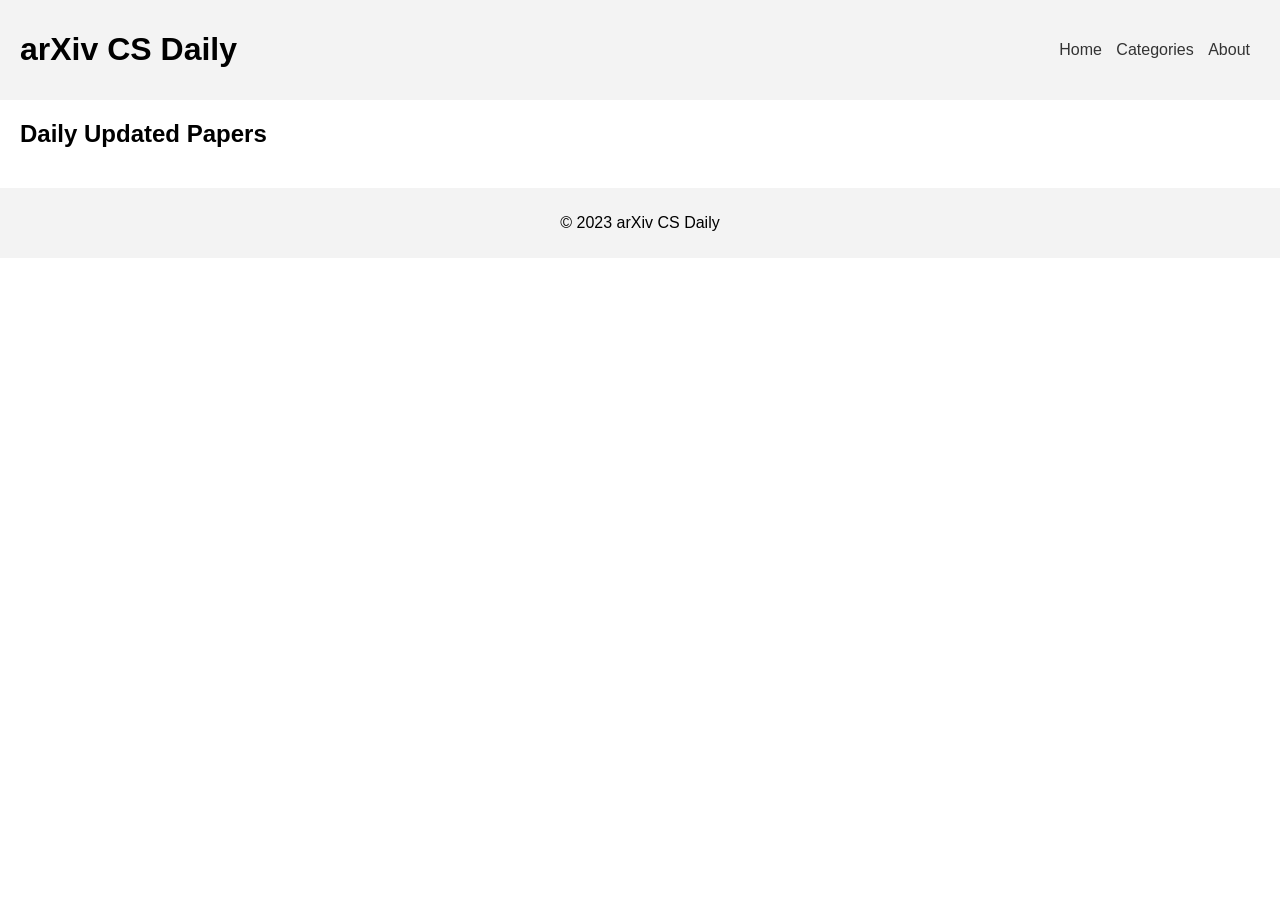
<file: index.html>
<!DOCTYPE html>
<html lang="en">
<head>
    <meta charset="UTF-8">
    <meta name="viewport" content="width=device-width, initial-scale=1.0">
    <title>arXiv CS Daily</title>
    <link rel="stylesheet" href="style.css">
</head>
<body>
    <header>
        <h1>arXiv CS Daily</h1>
        <nav>
            <ul>
                <li><a href="#">Home</a></li>
                <li><a href="#">Categories</a></li>
                <li><a href="#">About</a></li>
            </ul>
        </nav>
    </header>
    <main>
        <section id="papers">
            <h2>Daily Updated Papers</h2>
            <ul id="paper-list">
                <!-- Paper list will be populated here -->
            </ul>
        </section>
    </main>
    <footer>
        <p>&copy; 2023 arXiv CS Daily</p>
    </footer>
</body>
</html>
</file>
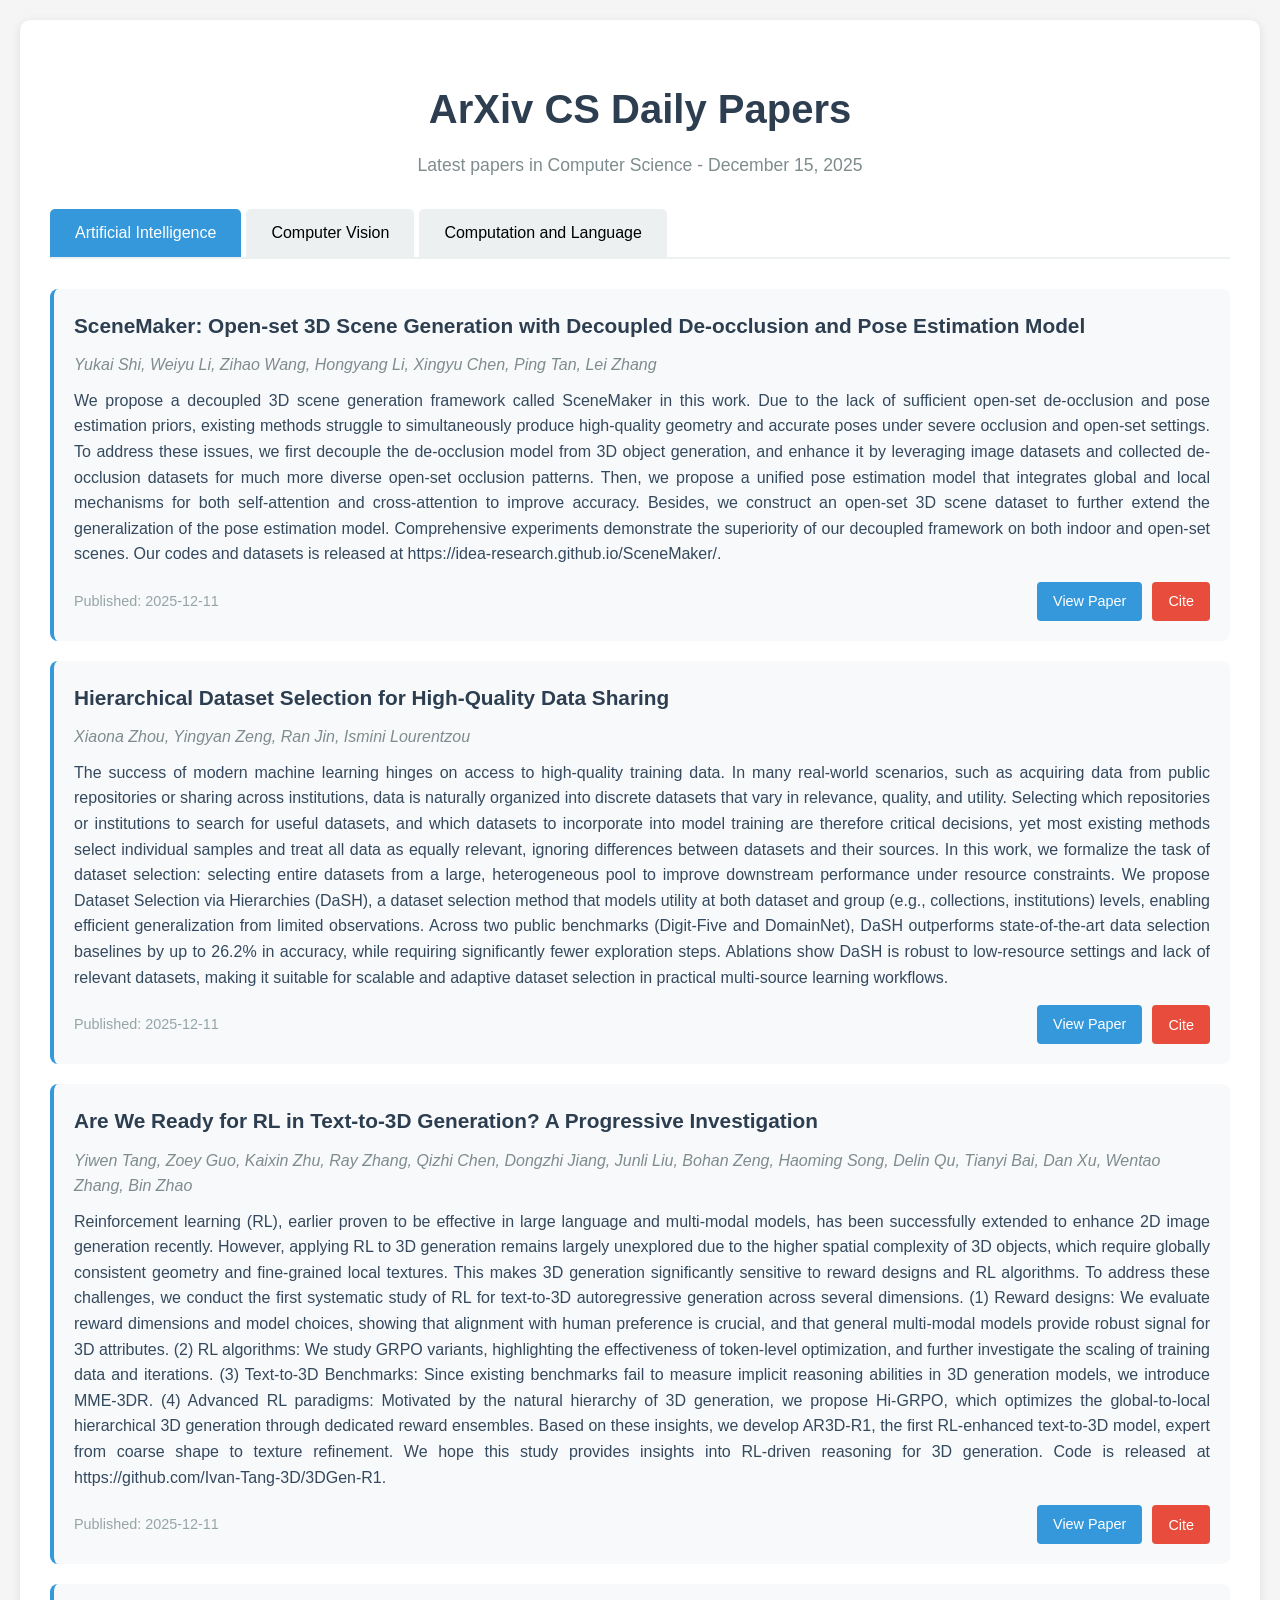
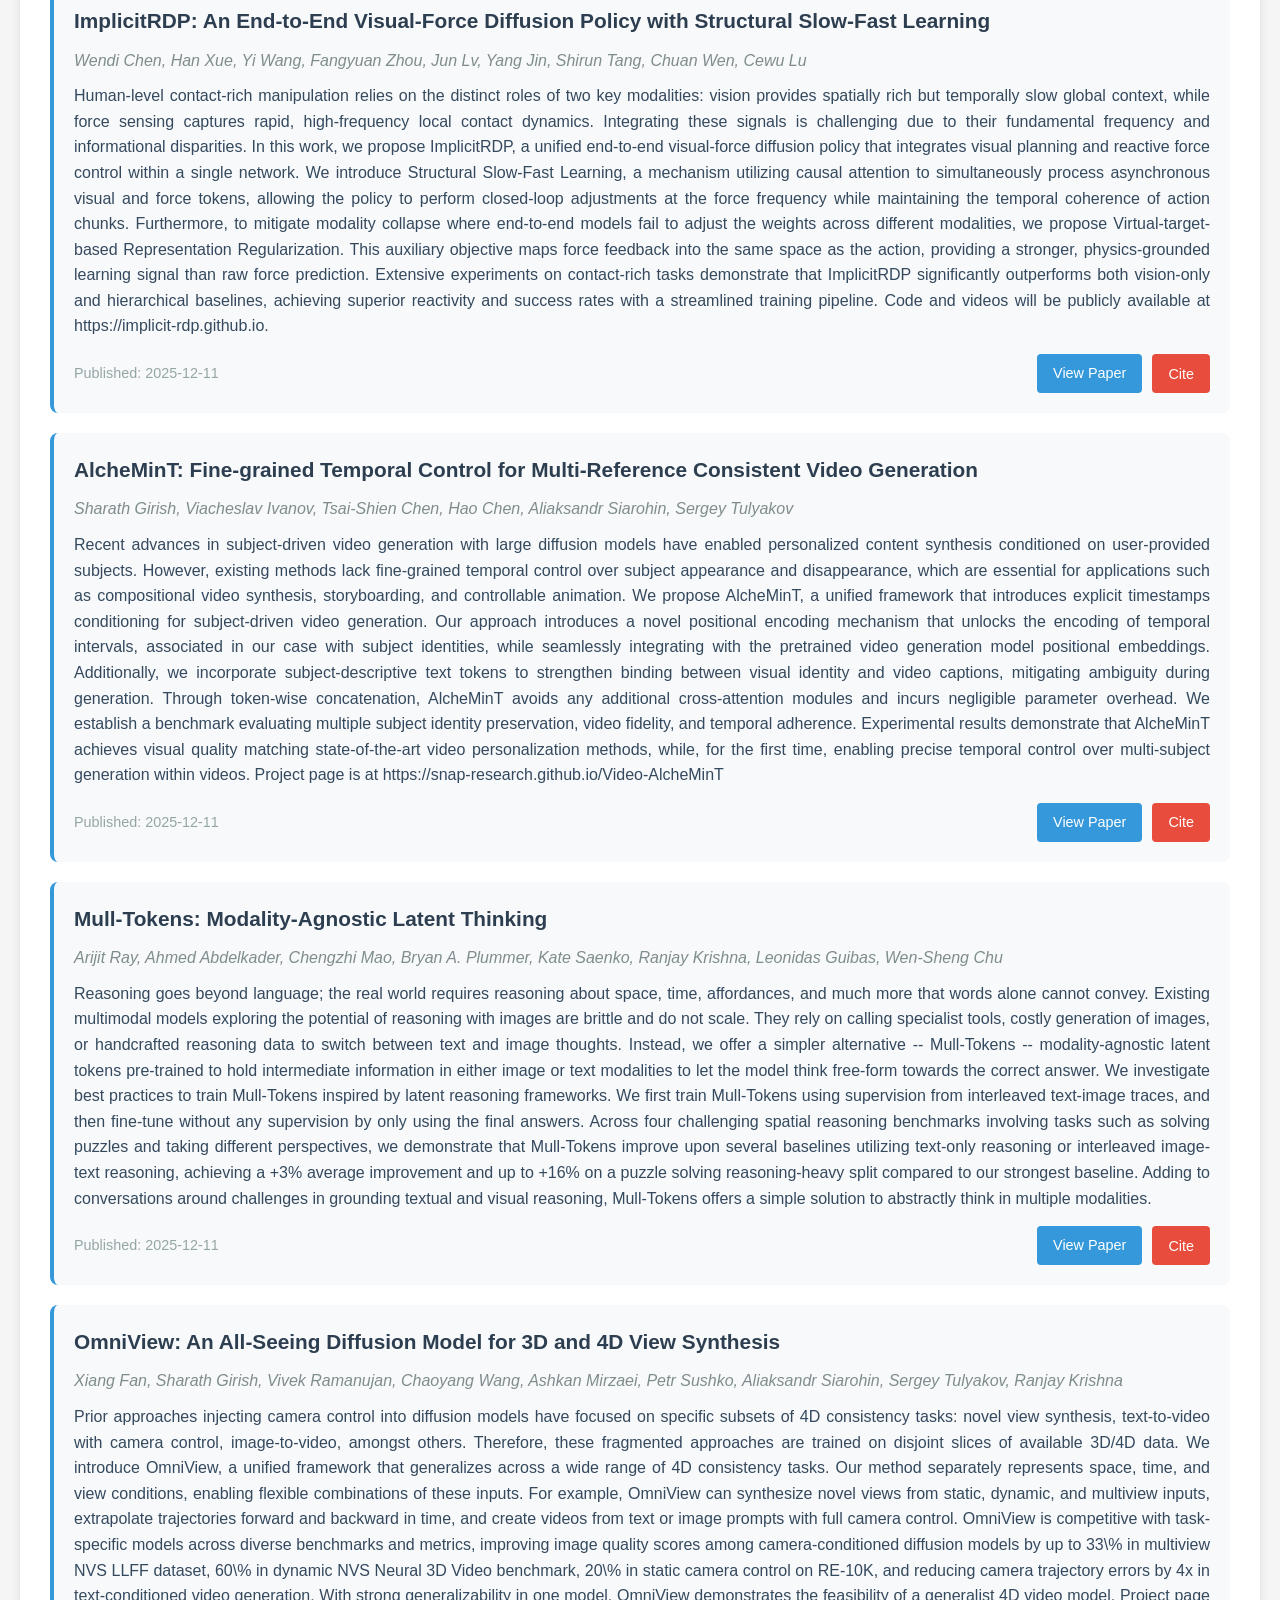
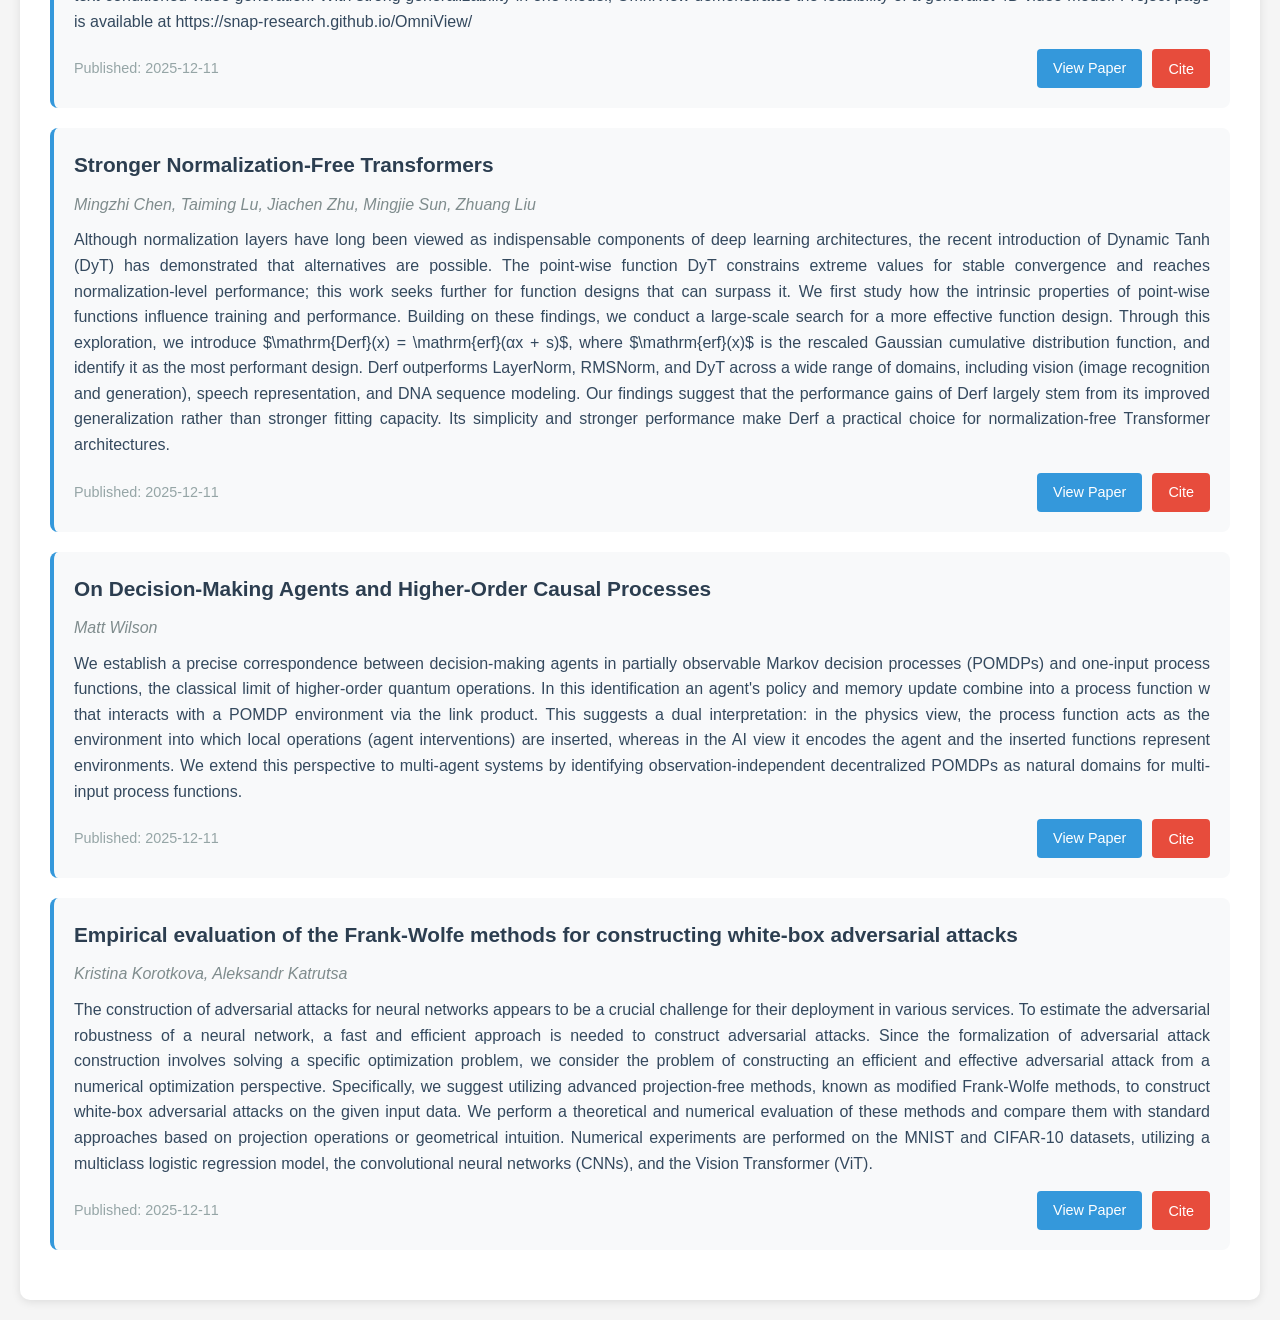
<file: workspace/arxiv_cs_daily_real/index.html>
<!DOCTYPE html>
<html lang="en">
<head>
    <meta charset="UTF-8">
    <meta name="viewport" content="width=device-width, initial-scale=1.0">
    <title>ArXiv CS Daily Papers - December 15, 2025</title>
    <style>
        body {
            font-family: 'Segoe UI', Tahoma, Geneva, Verdana, sans-serif;
            margin: 0;
            padding: 20px;
            background-color: #f5f5f5;
            line-height: 1.6;
        }
        .container {
            max-width: 1200px;
            margin: 0 auto;
            background: white;
            padding: 30px;
            border-radius: 10px;
            box-shadow: 0 2px 10px rgba(0,0,0,0.1);
        }
        h1 {
            color: #2c3e50;
            text-align: center;
            margin-bottom: 10px;
            font-size: 2.5em;
        }
        .subtitle {
            text-align: center;
            color: #7f8c8d;
            margin-bottom: 30px;
            font-size: 1.1em;
        }
        .tabs {
            display: flex;
            margin-bottom: 30px;
            border-bottom: 2px solid #ecf0f1;
        }
        .tab {
            padding: 15px 25px;
            cursor: pointer;
            background: #ecf0f1;
            border: none;
            margin-right: 5px;
            border-radius: 5px 5px 0 0;
            font-size: 1em;
            transition: all 0.3s ease;
        }
        .tab.active {
            background: #3498db;
            color: white;
        }
        .tab:hover {
            background: #2980b9;
            color: white;
        }
        .tab-content {
            display: none;
        }
        .tab-content.active {
            display: block;
        }
        .paper {
            background: #f8f9fa;
            padding: 20px;
            margin-bottom: 20px;
            border-radius: 8px;
            border-left: 4px solid #3498db;
            transition: all 0.3s ease;
        }
        .paper:hover {
            box-shadow: 0 4px 15px rgba(0,0,0,0.1);
            transform: translateY(-2px);
        }
        .paper-title {
            font-size: 1.3em;
            font-weight: bold;
            color: #2c3e50;
            margin-bottom: 10px;
        }
        .paper-authors {
            color: #7f8c8d;
            font-style: italic;
            margin-bottom: 10px;
        }
        .paper-abstract {
            margin-bottom: 15px;
            color: #34495e;
            text-align: justify;
        }
        .paper-meta {
            display: flex;
            justify-content: space-between;
            align-items: center;
            flex-wrap: wrap;
            gap: 10px;
        }
        .paper-links {
            display: flex;
            gap: 10px;
            flex-wrap: wrap;
        }
        .btn {
            padding: 8px 16px;
            text-decoration: none;
            border-radius: 4px;
            font-size: 0.9em;
            transition: all 0.3s ease;
            border: none;
            cursor: pointer;
        }
        .btn-primary {
            background: #3498db;
            color: white;
        }
        .btn-primary:hover {
            background: #2980b9;
        }
        .btn-cite {
            background: #e74c3c;
            color: white;
        }
        .btn-cite:hover {
            background: #c0392b;
        }
        .paper-date {
            color: #95a5a6;
            font-size: 0.9em;
        }
        .bibtex-modal {
            display: none;
            position: fixed;
            top: 0;
            left: 0;
            width: 100%;
            height: 100%;
            background: rgba(0,0,0,0.5);
            z-index: 1000;
        }
        .bibtex-content {
            position: absolute;
            top: 50%;
            left: 50%;
            transform: translate(-50%, -50%);
            background: white;
            padding: 30px;
            border-radius: 10px;
            max-width: 80%;
            max-height: 80%;
            overflow: auto;
        }
        .bibtex-text {
            background: #f8f9fa;
            padding: 15px;
            border-radius: 5px;
            font-family: 'Courier New', monospace;
            white-space: pre-wrap;
            margin: 15px 0;
        }
        .close-btn {
            float: right;
            cursor: pointer;
            font-size: 1.5em;
            color: #95a5a6;
        }
        .close-btn:hover {
            color: #2c3e50;
        }
        @media (max-width: 768px) {
            .container {
                padding: 15px;
            }
            .tabs {
                flex-direction: column;
            }
            .tab {
                margin-bottom: 5px;
                margin-right: 0;
            }
            .paper-meta {
                flex-direction: column;
                align-items: flex-start;
            }
        }
    </style>
</head>
<body>
    <div class="container">
        <h1>ArXiv CS Daily Papers</h1>
        <div class="subtitle">Latest papers in Computer Science - December 15, 2025</div>
        
        <div class="tabs">
            <button class="tab active" onclick="showTab('cs.AI')">Artificial Intelligence</button>
            <button class="tab " onclick="showTab('cs.CV')">Computer Vision</button>
            <button class="tab " onclick="showTab('cs.CL')">Computation and Language</button>
        </div>
        <div id="cs.AI" class="tab-content active">
            <div class="paper" data-arxiv-id="2512.10957">
                <div class="paper-title">SceneMaker: Open-set 3D Scene Generation with Decoupled De-occlusion and Pose Estimation Model</div>
                <div class="paper-authors">Yukai Shi, Weiyu Li, Zihao Wang, Hongyang Li, Xingyu Chen, Ping Tan, Lei Zhang</div>
                <div class="paper-abstract">We propose a decoupled 3D scene generation framework called SceneMaker in this work. Due to the lack of sufficient open-set de-occlusion and pose estimation priors, existing methods struggle to simultaneously produce high-quality geometry and accurate poses under severe occlusion and open-set settings. To address these issues, we first decouple the de-occlusion model from 3D object generation, and enhance it by leveraging image datasets and collected de-occlusion datasets for much more diverse open-set occlusion patterns. Then, we propose a unified pose estimation model that integrates global and local mechanisms for both self-attention and cross-attention to improve accuracy. Besides, we construct an open-set 3D scene dataset to further extend the generalization of the pose estimation model. Comprehensive experiments demonstrate the superiority of our decoupled framework on both indoor and open-set scenes. Our codes and datasets is released at https://idea-research.github.io/SceneMaker/.</div>
                <div class="paper-meta">
                    <div class="paper-date">Published: 2025-12-11</div>
                    <div class="paper-links">
                        <a href="https://arxiv.org/abs/2512.10957v1" class="btn btn-primary" target="_blank">View Paper</a>
                        <button class="btn btn-cite" onclick="showBibTeX('2512.10957', `@article{shi2025_2512.10957,
  author = {Shi, Yukai and Li, Weiyu and Wang, Zihao and Li, Hongyang and Chen, Xingyu and Tan, Ping and Zhang, Lei},
  title = {SceneMaker: Open-set 3D Scene Generation with Decoupled De-occlusion and Pose Estimation Model},
  journal = {arXiv preprint arXiv:2512.10957},
  year = {2025},
  note = {arXiv:2512.10957}
}`)">Cite</button>
                    </div>
                </div>
            </div>
            <div class="paper" data-arxiv-id="2512.10952">
                <div class="paper-title">Hierarchical Dataset Selection for High-Quality Data Sharing</div>
                <div class="paper-authors">Xiaona Zhou, Yingyan Zeng, Ran Jin, Ismini Lourentzou</div>
                <div class="paper-abstract">The success of modern machine learning hinges on access to high-quality training data. In many real-world scenarios, such as acquiring data from public repositories or sharing across institutions, data is naturally organized into discrete datasets that vary in relevance, quality, and utility. Selecting which repositories or institutions to search for useful datasets, and which datasets to incorporate into model training are therefore critical decisions, yet most existing methods select individual samples and treat all data as equally relevant, ignoring differences between datasets and their sources. In this work, we formalize the task of dataset selection: selecting entire datasets from a large, heterogeneous pool to improve downstream performance under resource constraints. We propose Dataset Selection via Hierarchies (DaSH), a dataset selection method that models utility at both dataset and group (e.g., collections, institutions) levels, enabling efficient generalization from limited observations. Across two public benchmarks (Digit-Five and DomainNet), DaSH outperforms state-of-the-art data selection baselines by up to 26.2% in accuracy, while requiring significantly fewer exploration steps. Ablations show DaSH is robust to low-resource settings and lack of relevant datasets, making it suitable for scalable and adaptive dataset selection in practical multi-source learning workflows.</div>
                <div class="paper-meta">
                    <div class="paper-date">Published: 2025-12-11</div>
                    <div class="paper-links">
                        <a href="https://arxiv.org/abs/2512.10952v1" class="btn btn-primary" target="_blank">View Paper</a>
                        <button class="btn btn-cite" onclick="showBibTeX('2512.10952', `@article{zhou2025_2512.10952,
  author = {Zhou, Xiaona and Zeng, Yingyan and Jin, Ran and Lourentzou, Ismini},
  title = {Hierarchical Dataset Selection for High-Quality Data Sharing},
  journal = {arXiv preprint arXiv:2512.10952},
  year = {2025},
  note = {arXiv:2512.10952}
}`)">Cite</button>
                    </div>
                </div>
            </div>
            <div class="paper" data-arxiv-id="2512.10949">
                <div class="paper-title">Are We Ready for RL in Text-to-3D Generation? A Progressive Investigation</div>
                <div class="paper-authors">Yiwen Tang, Zoey Guo, Kaixin Zhu, Ray Zhang, Qizhi Chen, Dongzhi Jiang, Junli Liu, Bohan Zeng, Haoming Song, Delin Qu, Tianyi Bai, Dan Xu, Wentao Zhang, Bin Zhao</div>
                <div class="paper-abstract">Reinforcement learning (RL), earlier proven to be effective in large language and multi-modal models, has been successfully extended to enhance 2D image generation recently. However, applying RL to 3D generation remains largely unexplored due to the higher spatial complexity of 3D objects, which require globally consistent geometry and fine-grained local textures. This makes 3D generation significantly sensitive to reward designs and RL algorithms. To address these challenges, we conduct the first systematic study of RL for text-to-3D autoregressive generation across several dimensions. (1) Reward designs: We evaluate reward dimensions and model choices, showing that alignment with human preference is crucial, and that general multi-modal models provide robust signal for 3D attributes. (2) RL algorithms: We study GRPO variants, highlighting the effectiveness of token-level optimization, and further investigate the scaling of training data and iterations. (3) Text-to-3D Benchmarks: Since existing benchmarks fail to measure implicit reasoning abilities in 3D generation models, we introduce MME-3DR. (4) Advanced RL paradigms: Motivated by the natural hierarchy of 3D generation, we propose Hi-GRPO, which optimizes the global-to-local hierarchical 3D generation through dedicated reward ensembles. Based on these insights, we develop AR3D-R1, the first RL-enhanced text-to-3D model, expert from coarse shape to texture refinement. We hope this study provides insights into RL-driven reasoning for 3D generation. Code is released at https://github.com/Ivan-Tang-3D/3DGen-R1.</div>
                <div class="paper-meta">
                    <div class="paper-date">Published: 2025-12-11</div>
                    <div class="paper-links">
                        <a href="https://arxiv.org/abs/2512.10949v1" class="btn btn-primary" target="_blank">View Paper</a>
                        <button class="btn btn-cite" onclick="showBibTeX('2512.10949', `@article{tang2025_2512.10949,
  author = {Tang, Yiwen and Guo, Zoey and Zhu, Kaixin and Zhang, Ray and Chen, Qizhi and Jiang, Dongzhi and Liu, Junli and Zeng, Bohan and Song, Haoming and Qu, Delin and Bai, Tianyi and Xu, Dan and Zhang, Wentao and Zhao, Bin},
  title = {Are We Ready for RL in Text-to-3D Generation? A Progressive Investigation},
  journal = {arXiv preprint arXiv:2512.10949},
  year = {2025},
  note = {arXiv:2512.10949}
}`)">Cite</button>
                    </div>
                </div>
            </div>
            <div class="paper" data-arxiv-id="2512.10946">
                <div class="paper-title">ImplicitRDP: An End-to-End Visual-Force Diffusion Policy with Structural Slow-Fast Learning</div>
                <div class="paper-authors">Wendi Chen, Han Xue, Yi Wang, Fangyuan Zhou, Jun Lv, Yang Jin, Shirun Tang, Chuan Wen, Cewu Lu</div>
                <div class="paper-abstract">Human-level contact-rich manipulation relies on the distinct roles of two key modalities: vision provides spatially rich but temporally slow global context, while force sensing captures rapid, high-frequency local contact dynamics. Integrating these signals is challenging due to their fundamental frequency and informational disparities. In this work, we propose ImplicitRDP, a unified end-to-end visual-force diffusion policy that integrates visual planning and reactive force control within a single network. We introduce Structural Slow-Fast Learning, a mechanism utilizing causal attention to simultaneously process asynchronous visual and force tokens, allowing the policy to perform closed-loop adjustments at the force frequency while maintaining the temporal coherence of action chunks. Furthermore, to mitigate modality collapse where end-to-end models fail to adjust the weights across different modalities, we propose Virtual-target-based Representation Regularization. This auxiliary objective maps force feedback into the same space as the action, providing a stronger, physics-grounded learning signal than raw force prediction. Extensive experiments on contact-rich tasks demonstrate that ImplicitRDP significantly outperforms both vision-only and hierarchical baselines, achieving superior reactivity and success rates with a streamlined training pipeline. Code and videos will be publicly available at https://implicit-rdp.github.io.</div>
                <div class="paper-meta">
                    <div class="paper-date">Published: 2025-12-11</div>
                    <div class="paper-links">
                        <a href="https://arxiv.org/abs/2512.10946v1" class="btn btn-primary" target="_blank">View Paper</a>
                        <button class="btn btn-cite" onclick="showBibTeX('2512.10946', `@article{chen2025_2512.10946,
  author = {Chen, Wendi and Xue, Han and Wang, Yi and Zhou, Fangyuan and Lv, Jun and Jin, Yang and Tang, Shirun and Wen, Chuan and Lu, Cewu},
  title = {ImplicitRDP: An End-to-End Visual-Force Diffusion Policy with Structural Slow-Fast Learning},
  journal = {arXiv preprint arXiv:2512.10946},
  year = {2025},
  note = {arXiv:2512.10946}
}`)">Cite</button>
                    </div>
                </div>
            </div>
            <div class="paper" data-arxiv-id="2512.10943">
                <div class="paper-title">AlcheMinT: Fine-grained Temporal Control for Multi-Reference Consistent Video Generation</div>
                <div class="paper-authors">Sharath Girish, Viacheslav Ivanov, Tsai-Shien Chen, Hao Chen, Aliaksandr Siarohin, Sergey Tulyakov</div>
                <div class="paper-abstract">Recent advances in subject-driven video generation with large diffusion models have enabled personalized content synthesis conditioned on user-provided subjects. However, existing methods lack fine-grained temporal control over subject appearance and disappearance, which are essential for applications such as compositional video synthesis, storyboarding, and controllable animation. We propose AlcheMinT, a unified framework that introduces explicit timestamps conditioning for subject-driven video generation. Our approach introduces a novel positional encoding mechanism that unlocks the encoding of temporal intervals, associated in our case with subject identities, while seamlessly integrating with the pretrained video generation model positional embeddings. Additionally, we incorporate subject-descriptive text tokens to strengthen binding between visual identity and video captions, mitigating ambiguity during generation. Through token-wise concatenation, AlcheMinT avoids any additional cross-attention modules and incurs negligible parameter overhead. We establish a benchmark evaluating multiple subject identity preservation, video fidelity, and temporal adherence. Experimental results demonstrate that AlcheMinT achieves visual quality matching state-of-the-art video personalization methods, while, for the first time, enabling precise temporal control over multi-subject generation within videos. Project page is at https://snap-research.github.io/Video-AlcheMinT</div>
                <div class="paper-meta">
                    <div class="paper-date">Published: 2025-12-11</div>
                    <div class="paper-links">
                        <a href="https://arxiv.org/abs/2512.10943v1" class="btn btn-primary" target="_blank">View Paper</a>
                        <button class="btn btn-cite" onclick="showBibTeX('2512.10943', `@article{girish2025_2512.10943,
  author = {Girish, Sharath and Ivanov, Viacheslav and Chen, Tsai-Shien and Chen, Hao and Siarohin, Aliaksandr and Tulyakov, Sergey},
  title = {AlcheMinT: Fine-grained Temporal Control for Multi-Reference Consistent Video Generation},
  journal = {arXiv preprint arXiv:2512.10943},
  year = {2025},
  note = {arXiv:2512.10943}
}`)">Cite</button>
                    </div>
                </div>
            </div>
            <div class="paper" data-arxiv-id="2512.10941">
                <div class="paper-title">Mull-Tokens: Modality-Agnostic Latent Thinking</div>
                <div class="paper-authors">Arijit Ray, Ahmed Abdelkader, Chengzhi Mao, Bryan A. Plummer, Kate Saenko, Ranjay Krishna, Leonidas Guibas, Wen-Sheng Chu</div>
                <div class="paper-abstract">Reasoning goes beyond language; the real world requires reasoning about space, time, affordances, and much more that words alone cannot convey. Existing multimodal models exploring the potential of reasoning with images are brittle and do not scale. They rely on calling specialist tools, costly generation of images, or handcrafted reasoning data to switch between text and image thoughts. Instead, we offer a simpler alternative -- Mull-Tokens -- modality-agnostic latent tokens pre-trained to hold intermediate information in either image or text modalities to let the model think free-form towards the correct answer. We investigate best practices to train Mull-Tokens inspired by latent reasoning frameworks. We first train Mull-Tokens using supervision from interleaved text-image traces, and then fine-tune without any supervision by only using the final answers. Across four challenging spatial reasoning benchmarks involving tasks such as solving puzzles and taking different perspectives, we demonstrate that Mull-Tokens improve upon several baselines utilizing text-only reasoning or interleaved image-text reasoning, achieving a +3% average improvement and up to +16% on a puzzle solving reasoning-heavy split compared to our strongest baseline. Adding to conversations around challenges in grounding textual and visual reasoning, Mull-Tokens offers a simple solution to abstractly think in multiple modalities.</div>
                <div class="paper-meta">
                    <div class="paper-date">Published: 2025-12-11</div>
                    <div class="paper-links">
                        <a href="https://arxiv.org/abs/2512.10941v1" class="btn btn-primary" target="_blank">View Paper</a>
                        <button class="btn btn-cite" onclick="showBibTeX('2512.10941', `@article{ray2025_2512.10941,
  author = {Ray, Arijit and Abdelkader, Ahmed and Mao, Chengzhi and Plummer, Bryan A. and Saenko, Kate and Krishna, Ranjay and Guibas, Leonidas and Chu, Wen-Sheng},
  title = {Mull-Tokens: Modality-Agnostic Latent Thinking},
  journal = {arXiv preprint arXiv:2512.10941},
  year = {2025},
  note = {arXiv:2512.10941}
}`)">Cite</button>
                    </div>
                </div>
            </div>
            <div class="paper" data-arxiv-id="2512.10940">
                <div class="paper-title">OmniView: An All-Seeing Diffusion Model for 3D and 4D View Synthesis</div>
                <div class="paper-authors">Xiang Fan, Sharath Girish, Vivek Ramanujan, Chaoyang Wang, Ashkan Mirzaei, Petr Sushko, Aliaksandr Siarohin, Sergey Tulyakov, Ranjay Krishna</div>
                <div class="paper-abstract">Prior approaches injecting camera control into diffusion models have focused on specific subsets of 4D consistency tasks: novel view synthesis, text-to-video with camera control, image-to-video, amongst others. Therefore, these fragmented approaches are trained on disjoint slices of available 3D/4D data. We introduce OmniView, a unified framework that generalizes across a wide range of 4D consistency tasks. Our method separately represents space, time, and view conditions, enabling flexible combinations of these inputs. For example, OmniView can synthesize novel views from static, dynamic, and multiview inputs, extrapolate trajectories forward and backward in time, and create videos from text or image prompts with full camera control. OmniView is competitive with task-specific models across diverse benchmarks and metrics, improving image quality scores among camera-conditioned diffusion models by up to 33\% in multiview NVS LLFF dataset, 60\% in dynamic NVS Neural 3D Video benchmark, 20\% in static camera control on RE-10K, and reducing camera trajectory errors by 4x in text-conditioned video generation. With strong generalizability in one model, OmniView demonstrates the feasibility of a generalist 4D video model. Project page is available at https://snap-research.github.io/OmniView/</div>
                <div class="paper-meta">
                    <div class="paper-date">Published: 2025-12-11</div>
                    <div class="paper-links">
                        <a href="https://arxiv.org/abs/2512.10940v1" class="btn btn-primary" target="_blank">View Paper</a>
                        <button class="btn btn-cite" onclick="showBibTeX('2512.10940', `@article{fan2025_2512.10940,
  author = {Fan, Xiang and Girish, Sharath and Ramanujan, Vivek and Wang, Chaoyang and Mirzaei, Ashkan and Sushko, Petr and Siarohin, Aliaksandr and Tulyakov, Sergey and Krishna, Ranjay},
  title = {OmniView: An All-Seeing Diffusion Model for 3D and 4D View Synthesis},
  journal = {arXiv preprint arXiv:2512.10940},
  year = {2025},
  note = {arXiv:2512.10940}
}`)">Cite</button>
                    </div>
                </div>
            </div>
            <div class="paper" data-arxiv-id="2512.10938">
                <div class="paper-title">Stronger Normalization-Free Transformers</div>
                <div class="paper-authors">Mingzhi Chen, Taiming Lu, Jiachen Zhu, Mingjie Sun, Zhuang Liu</div>
                <div class="paper-abstract">Although normalization layers have long been viewed as indispensable components of deep learning architectures, the recent introduction of Dynamic Tanh (DyT) has demonstrated that alternatives are possible. The point-wise function DyT constrains extreme values for stable convergence and reaches normalization-level performance; this work seeks further for function designs that can surpass it. We first study how the intrinsic properties of point-wise functions influence training and performance. Building on these findings, we conduct a large-scale search for a more effective function design. Through this exploration, we introduce $\mathrm{Derf}(x) = \mathrm{erf}(αx + s)$, where $\mathrm{erf}(x)$ is the rescaled Gaussian cumulative distribution function, and identify it as the most performant design. Derf outperforms LayerNorm, RMSNorm, and DyT across a wide range of domains, including vision (image recognition and generation), speech representation, and DNA sequence modeling. Our findings suggest that the performance gains of Derf largely stem from its improved generalization rather than stronger fitting capacity. Its simplicity and stronger performance make Derf a practical choice for normalization-free Transformer architectures.</div>
                <div class="paper-meta">
                    <div class="paper-date">Published: 2025-12-11</div>
                    <div class="paper-links">
                        <a href="https://arxiv.org/abs/2512.10938v1" class="btn btn-primary" target="_blank">View Paper</a>
                        <button class="btn btn-cite" onclick="showBibTeX('2512.10938', `@article{chen2025_2512.10938,
  author = {Chen, Mingzhi and Lu, Taiming and Zhu, Jiachen and Sun, Mingjie and Liu, Zhuang},
  title = {Stronger Normalization-Free Transformers},
  journal = {arXiv preprint arXiv:2512.10938},
  year = {2025},
  note = {arXiv:2512.10938}
}`)">Cite</button>
                    </div>
                </div>
            </div>
            <div class="paper" data-arxiv-id="2512.10937">
                <div class="paper-title">On Decision-Making Agents and Higher-Order Causal Processes</div>
                <div class="paper-authors">Matt Wilson</div>
                <div class="paper-abstract">We establish a precise correspondence between decision-making agents in partially observable Markov decision processes (POMDPs) and one-input process functions, the classical limit of higher-order quantum operations. In this identification an agent's policy and memory update combine into a process function w that interacts with a POMDP environment via the link product. This suggests a dual interpretation: in the physics view, the process function acts as the environment into which local operations (agent interventions) are inserted, whereas in the AI view it encodes the agent and the inserted functions represent environments. We extend this perspective to multi-agent systems by identifying observation-independent decentralized POMDPs as natural domains for multi-input process functions.</div>
                <div class="paper-meta">
                    <div class="paper-date">Published: 2025-12-11</div>
                    <div class="paper-links">
                        <a href="https://arxiv.org/abs/2512.10937v1" class="btn btn-primary" target="_blank">View Paper</a>
                        <button class="btn btn-cite" onclick="showBibTeX('2512.10937', `@article{wilson2025_2512.10937,
  author = {Wilson, Matt},
  title = {On Decision-Making Agents and Higher-Order Causal Processes},
  journal = {arXiv preprint arXiv:2512.10937},
  year = {2025},
  note = {arXiv:2512.10937}
}`)">Cite</button>
                    </div>
                </div>
            </div>
            <div class="paper" data-arxiv-id="2512.10936">
                <div class="paper-title">Empirical evaluation of the Frank-Wolfe methods for constructing white-box adversarial attacks</div>
                <div class="paper-authors">Kristina Korotkova, Aleksandr Katrutsa</div>
                <div class="paper-abstract">The construction of adversarial attacks for neural networks appears to be a crucial challenge for their deployment in various services. To estimate the adversarial robustness of a neural network, a fast and efficient approach is needed to construct adversarial attacks. Since the formalization of adversarial attack construction involves solving a specific optimization problem, we consider the problem of constructing an efficient and effective adversarial attack from a numerical optimization perspective. Specifically, we suggest utilizing advanced projection-free methods, known as modified Frank-Wolfe methods, to construct white-box adversarial attacks on the given input data. We perform a theoretical and numerical evaluation of these methods and compare them with standard approaches based on projection operations or geometrical intuition. Numerical experiments are performed on the MNIST and CIFAR-10 datasets, utilizing a multiclass logistic regression model, the convolutional neural networks (CNNs), and the Vision Transformer (ViT).</div>
                <div class="paper-meta">
                    <div class="paper-date">Published: 2025-12-11</div>
                    <div class="paper-links">
                        <a href="https://arxiv.org/abs/2512.10936v1" class="btn btn-primary" target="_blank">View Paper</a>
                        <button class="btn btn-cite" onclick="showBibTeX('2512.10936', `@article{korotkova2025_2512.10936,
  author = {Korotkova, Kristina and Katrutsa, Aleksandr},
  title = {Empirical evaluation of the Frank-Wolfe methods for constructing white-box adversarial attacks},
  journal = {arXiv preprint arXiv:2512.10936},
  year = {2025},
  note = {arXiv:2512.10936}
}`)">Cite</button>
                    </div>
                </div>
            </div>
        </div>
        <div id="cs.CV" class="tab-content ">
            <div class="paper" data-arxiv-id="2512.10959">
                <div class="paper-title">StereoSpace: Depth-Free Synthesis of Stereo Geometry via End-to-End Diffusion in a Canonical Space</div>
                <div class="paper-authors">Tjark Behrens, Anton Obukhov, Bingxin Ke, Fabio Tosi, Matteo Poggi, Konrad Schindler</div>
                <div class="paper-abstract">We introduce StereoSpace, a diffusion-based framework for monocular-to-stereo synthesis that models geometry purely through viewpoint conditioning, without explicit depth or warping. A canonical rectified space and the conditioning guide the generator to infer correspondences and fill disocclusions end-to-end. To ensure fair and leakage-free evaluation, we introduce an end-to-end protocol that excludes any ground truth or proxy geometry estimates at test time. The protocol emphasizes metrics reflecting downstream relevance: iSQoE for perceptual comfort and MEt3R for geometric consistency. StereoSpace surpasses other methods from the warp & inpaint, latent-warping, and warped-conditioning categories, achieving sharp parallax and strong robustness on layered and non-Lambertian scenes. This establishes viewpoint-conditioned diffusion as a scalable, depth-free solution for stereo generation.</div>
                <div class="paper-meta">
                    <div class="paper-date">Published: 2025-12-11</div>
                    <div class="paper-links">
                        <a href="https://arxiv.org/abs/2512.10959v1" class="btn btn-primary" target="_blank">View Paper</a>
                        <button class="btn btn-cite" onclick="showBibTeX('2512.10959', `@article{behrens2025_2512.10959,
  author = {Behrens, Tjark and Obukhov, Anton and Ke, Bingxin and Tosi, Fabio and Poggi, Matteo and Schindler, Konrad},
  title = {StereoSpace: Depth-Free Synthesis of Stereo Geometry via End-to-End Diffusion in a Canonical Space},
  journal = {arXiv preprint arXiv:2512.10959},
  year = {2025},
  note = {arXiv:2512.10959}
}`)">Cite</button>
                    </div>
                </div>
            </div>
            <div class="paper" data-arxiv-id="2512.10958">
                <div class="paper-title">WorldLens: Full-Spectrum Evaluations of Driving World Models in Real World</div>
                <div class="paper-authors">Ao Liang, Lingdong Kong, Tianyi Yan, Hongsi Liu, Wesley Yang, Ziqi Huang, Wei Yin, Jialong Zuo, Yixuan Hu, Dekai Zhu, Dongyue Lu, Youquan Liu, Guangfeng Jiang, Linfeng Li, Xiangtai Li, Long Zhuo, Lai Xing Ng, Benoit R. Cottereau, Changxin Gao, Liang Pan, Wei Tsang Ooi, Ziwei Liu</div>
                <div class="paper-abstract">Generative world models are reshaping embodied AI, enabling agents to synthesize realistic 4D driving environments that look convincing but often fail physically or behaviorally. Despite rapid progress, the field still lacks a unified way to assess whether generated worlds preserve geometry, obey physics, or support reliable control. We introduce WorldLens, a full-spectrum benchmark evaluating how well a model builds, understands, and behaves within its generated world. It spans five aspects -- Generation, Reconstruction, Action-Following, Downstream Task, and Human Preference -- jointly covering visual realism, geometric consistency, physical plausibility, and functional reliability. Across these dimensions, no existing world model excels universally: those with strong textures often violate physics, while geometry-stable ones lack behavioral fidelity. To align objective metrics with human judgment, we further construct WorldLens-26K, a large-scale dataset of human-annotated videos with numerical scores and textual rationales, and develop WorldLens-Agent, an evaluation model distilled from these annotations to enable scalable, explainable scoring. Together, the benchmark, dataset, and agent form a unified ecosystem for measuring world fidelity -- standardizing how future models are judged not only by how real they look, but by how real they behave.</div>
                <div class="paper-meta">
                    <div class="paper-date">Published: 2025-12-11</div>
                    <div class="paper-links">
                        <a href="https://arxiv.org/abs/2512.10958v1" class="btn btn-primary" target="_blank">View Paper</a>
                        <button class="btn btn-cite" onclick="showBibTeX('2512.10958', `@article{liang2025_2512.10958,
  author = {Liang, Ao and Kong, Lingdong and Yan, Tianyi and Liu, Hongsi and Yang, Wesley and Huang, Ziqi and Yin, Wei and Zuo, Jialong and Hu, Yixuan and Zhu, Dekai and Lu, Dongyue and Liu, Youquan and Jiang, Guangfeng and Li, Linfeng and Li, Xiangtai and Zhuo, Long and Ng, Lai Xing and Cottereau, Benoit R. and Gao, Changxin and Pan, Liang and Ooi, Wei Tsang and Liu, Ziwei},
  title = {WorldLens: Full-Spectrum Evaluations of Driving World Models in Real World},
  journal = {arXiv preprint arXiv:2512.10958},
  year = {2025},
  note = {arXiv:2512.10958}
}`)">Cite</button>
                    </div>
                </div>
            </div>
            <div class="paper" data-arxiv-id="2512.10957">
                <div class="paper-title">SceneMaker: Open-set 3D Scene Generation with Decoupled De-occlusion and Pose Estimation Model</div>
                <div class="paper-authors">Yukai Shi, Weiyu Li, Zihao Wang, Hongyang Li, Xingyu Chen, Ping Tan, Lei Zhang</div>
                <div class="paper-abstract">We propose a decoupled 3D scene generation framework called SceneMaker in this work. Due to the lack of sufficient open-set de-occlusion and pose estimation priors, existing methods struggle to simultaneously produce high-quality geometry and accurate poses under severe occlusion and open-set settings. To address these issues, we first decouple the de-occlusion model from 3D object generation, and enhance it by leveraging image datasets and collected de-occlusion datasets for much more diverse open-set occlusion patterns. Then, we propose a unified pose estimation model that integrates global and local mechanisms for both self-attention and cross-attention to improve accuracy. Besides, we construct an open-set 3D scene dataset to further extend the generalization of the pose estimation model. Comprehensive experiments demonstrate the superiority of our decoupled framework on both indoor and open-set scenes. Our codes and datasets is released at https://idea-research.github.io/SceneMaker/.</div>
                <div class="paper-meta">
                    <div class="paper-date">Published: 2025-12-11</div>
                    <div class="paper-links">
                        <a href="https://arxiv.org/abs/2512.10957v1" class="btn btn-primary" target="_blank">View Paper</a>
                        <button class="btn btn-cite" onclick="showBibTeX('2512.10957', `@article{shi2025_2512.10957,
  author = {Shi, Yukai and Li, Weiyu and Wang, Zihao and Li, Hongyang and Chen, Xingyu and Tan, Ping and Zhang, Lei},
  title = {SceneMaker: Open-set 3D Scene Generation with Decoupled De-occlusion and Pose Estimation Model},
  journal = {arXiv preprint arXiv:2512.10957},
  year = {2025},
  note = {arXiv:2512.10957}
}`)">Cite</button>
                    </div>
                </div>
            </div>
            <div class="paper" data-arxiv-id="2512.10956">
                <div class="paper-title">Empowering Dynamic Urban Navigation with Stereo and Mid-Level Vision</div>
                <div class="paper-authors">Wentao Zhou, Xuweiyi Chen, Vignesh Rajagopal, Jeffrey Chen, Rohan Chandra, Zezhou Cheng</div>
                <div class="paper-abstract">The success of foundation models in language and vision motivated research in fully end-to-end robot navigation foundation models (NFMs). NFMs directly map monocular visual input to control actions and ignore mid-level vision modules (tracking, depth estimation, etc) entirely. While the assumption that vision capabilities will emerge implicitly is compelling, it requires large amounts of pixel-to-action supervision that are difficult to obtain. The challenge is especially pronounced in dynamic and unstructured settings, where robust navigation requires precise geometric and dynamic understanding, while the depth-scale ambiguity in monocular views further limits accurate spatial reasoning. In this paper, we show that relying on monocular vision and ignoring mid-level vision priors is inefficient.
  We present StereoWalker, which augments NFMs with stereo inputs and explicit mid-level vision such as depth estimation and dense pixel tracking. Our intuition is straightforward: stereo inputs resolve the depth-scale ambiguity, and modern mid-level vision models provide reliable geometric and motion structure in dynamic scenes. We also curate a large stereo navigation dataset with automatic action annotation from Internet stereo videos to support training of StereoWalker and to facilitate future research. Through our experiments, we find that mid-level vision enables StereoWalker to achieve a comparable performance as the state-of-the-art using only 1.5% of the training data, and surpasses the state-of-the-art using the full data. We also observe that stereo vision yields higher navigation performance than monocular input.</div>
                <div class="paper-meta">
                    <div class="paper-date">Published: 2025-12-11</div>
                    <div class="paper-links">
                        <a href="https://arxiv.org/abs/2512.10956v1" class="btn btn-primary" target="_blank">View Paper</a>
                        <button class="btn btn-cite" onclick="showBibTeX('2512.10956', `@article{zhou2025_2512.10956,
  author = {Zhou, Wentao and Chen, Xuweiyi and Rajagopal, Vignesh and Chen, Jeffrey and Chandra, Rohan and Cheng, Zezhou},
  title = {Empowering Dynamic Urban Navigation with Stereo and Mid-Level Vision},
  journal = {arXiv preprint arXiv:2512.10956},
  year = {2025},
  note = {arXiv:2512.10956}
}`)">Cite</button>
                    </div>
                </div>
            </div>
            <div class="paper" data-arxiv-id="2512.10955">
                <div class="paper-title">Omni-Attribute: Open-vocabulary Attribute Encoder for Visual Concept Personalization</div>
                <div class="paper-authors">Tsai-Shien Chen, Aliaksandr Siarohin, Guocheng Gordon Qian, Kuan-Chieh Jackson Wang, Egor Nemchinov, Moayed Haji-Ali, Riza Alp Guler, Willi Menapace, Ivan Skorokhodov, Anil Kag, Jun-Yan Zhu, Sergey Tulyakov</div>
                <div class="paper-abstract">Visual concept personalization aims to transfer only specific image attributes, such as identity, expression, lighting, and style, into unseen contexts. However, existing methods rely on holistic embeddings from general-purpose image encoders, which entangle multiple visual factors and make it difficult to isolate a single attribute. This often leads to information leakage and incoherent synthesis. To address this limitation, we introduce Omni-Attribute, the first open-vocabulary image attribute encoder designed to learn high-fidelity, attribute-specific representations. Our approach jointly designs the data and model: (i) we curate semantically linked image pairs annotated with positive and negative attributes to explicitly teach the encoder what to preserve or suppress; and (ii) we adopt a dual-objective training paradigm that balances generative fidelity with contrastive disentanglement. The resulting embeddings prove effective for open-vocabulary attribute retrieval, personalization, and compositional generation, achieving state-of-the-art performance across multiple benchmarks.</div>
                <div class="paper-meta">
                    <div class="paper-date">Published: 2025-12-11</div>
                    <div class="paper-links">
                        <a href="https://arxiv.org/abs/2512.10955v1" class="btn btn-primary" target="_blank">View Paper</a>
                        <button class="btn btn-cite" onclick="showBibTeX('2512.10955', `@article{chen2025_2512.10955,
  author = {Chen, Tsai-Shien and Siarohin, Aliaksandr and Qian, Guocheng Gordon and Wang, Kuan-Chieh Jackson and Nemchinov, Egor and Haji-Ali, Moayed and Guler, Riza Alp and Menapace, Willi and Skorokhodov, Ivan and Kag, Anil and Zhu, Jun-Yan and Tulyakov, Sergey},
  title = {Omni-Attribute: Open-vocabulary Attribute Encoder for Visual Concept Personalization},
  journal = {arXiv preprint arXiv:2512.10955},
  year = {2025},
  note = {arXiv:2512.10955}
}`)">Cite</button>
                    </div>
                </div>
            </div>
            <div class="paper" data-arxiv-id="2512.10953">
                <div class="paper-title">Bidirectional Normalizing Flow: From Data to Noise and Back</div>
                <div class="paper-authors">Yiyang Lu, Qiao Sun, Xianbang Wang, Zhicheng Jiang, Hanhong Zhao, Kaiming He</div>
                <div class="paper-abstract">Normalizing Flows (NFs) have been established as a principled framework for generative modeling. Standard NFs consist of a forward process and a reverse process: the forward process maps data to noise, while the reverse process generates samples by inverting it. Typical NF forward transformations are constrained by explicit invertibility, ensuring that the reverse process can serve as their exact analytic inverse. Recent developments in TARFlow and its variants have revitalized NF methods by combining Transformers and autoregressive flows, but have also exposed causal decoding as a major bottleneck. In this work, we introduce Bidirectional Normalizing Flow ($\textbf{BiFlow}$), a framework that removes the need for an exact analytic inverse. BiFlow learns a reverse model that approximates the underlying noise-to-data inverse mapping, enabling more flexible loss functions and architectures. Experiments on ImageNet demonstrate that BiFlow, compared to its causal decoding counterpart, improves generation quality while accelerating sampling by up to two orders of magnitude. BiFlow yields state-of-the-art results among NF-based methods and competitive performance among single-evaluation ("1-NFE") methods. Following recent encouraging progress on NFs, we hope our work will draw further attention to this classical paradigm.</div>
                <div class="paper-meta">
                    <div class="paper-date">Published: 2025-12-11</div>
                    <div class="paper-links">
                        <a href="https://arxiv.org/abs/2512.10953v1" class="btn btn-primary" target="_blank">View Paper</a>
                        <button class="btn btn-cite" onclick="showBibTeX('2512.10953', `@article{lu2025_2512.10953,
  author = {Lu, Yiyang and Sun, Qiao and Wang, Xianbang and Jiang, Zhicheng and Zhao, Hanhong and He, Kaiming},
  title = {Bidirectional Normalizing Flow: From Data to Noise and Back},
  journal = {arXiv preprint arXiv:2512.10953},
  year = {2025},
  note = {arXiv:2512.10953}
}`)">Cite</button>
                    </div>
                </div>
            </div>
            <div class="paper" data-arxiv-id="2512.10954">
                <div class="paper-title">Group Diffusion: Enhancing Image Generation by Unlocking Cross-Sample Collaboration</div>
                <div class="paper-authors">Sicheng Mo, Thao Nguyen, Richard Zhang, Nick Kolkin, Siddharth Srinivasan Iyer, Eli Shechtman, Krishna Kumar Singh, Yong Jae Lee, Bolei Zhou, Yuheng Li</div>
                <div class="paper-abstract">In this work, we explore an untapped signal in diffusion model inference. While all previous methods generate images independently at inference, we instead ask if samples can be generated collaboratively. We propose Group Diffusion, unlocking the attention mechanism to be shared across images, rather than limited to just the patches within an image. This enables images to be jointly denoised at inference time, learning both intra and inter-image correspondence. We observe a clear scaling effect - larger group sizes yield stronger cross-sample attention and better generation quality. Furthermore, we introduce a qualitative measure to capture this behavior and show that its strength closely correlates with FID. Built on standard diffusion transformers, our GroupDiff achieves up to 32.2% FID improvement on ImageNet-256x256. Our work reveals cross-sample inference as an effective, previously unexplored mechanism for generative modeling.</div>
                <div class="paper-meta">
                    <div class="paper-date">Published: 2025-12-11</div>
                    <div class="paper-links">
                        <a href="https://arxiv.org/abs/2512.10954v1" class="btn btn-primary" target="_blank">View Paper</a>
                        <button class="btn btn-cite" onclick="showBibTeX('2512.10954', `@article{mo2025_2512.10954,
  author = {Mo, Sicheng and Nguyen, Thao and Zhang, Richard and Kolkin, Nick and Iyer, Siddharth Srinivasan and Shechtman, Eli and Singh, Krishna Kumar and Lee, Yong Jae and Zhou, Bolei and Li, Yuheng},
  title = {Group Diffusion: Enhancing Image Generation by Unlocking Cross-Sample Collaboration},
  journal = {arXiv preprint arXiv:2512.10954},
  year = {2025},
  note = {arXiv:2512.10954}
}`)">Cite</button>
                    </div>
                </div>
            </div>
            <div class="paper" data-arxiv-id="2512.10950">
                <div class="paper-title">E-RayZer: Self-supervised 3D Reconstruction as Spatial Visual Pre-training</div>
                <div class="paper-authors">Qitao Zhao, Hao Tan, Qianqian Wang, Sai Bi, Kai Zhang, Kalyan Sunkavalli, Shubham Tulsiani, Hanwen Jiang</div>
                <div class="paper-abstract">Self-supervised pre-training has revolutionized foundation models for languages, individual 2D images and videos, but remains largely unexplored for learning 3D-aware representations from multi-view images. In this paper, we present E-RayZer, a self-supervised large 3D Vision model that learns truly 3D-aware representations directly from unlabeled images. Unlike prior self-supervised methods such as RayZer that infer 3D indirectly through latent-space view synthesis, E-RayZer operates directly in 3D space, performing self-supervised 3D reconstruction with Explicit geometry. This formulation eliminates shortcut solutions and yields representations that are geometrically grounded. To ensure convergence and scalability, we introduce a novel fine-grained learning curriculum that organizes training from easy to hard samples and harmonizes heterogeneous data sources in an entirely unsupervised manner. Experiments demonstrate that E-RayZer significantly outperforms RayZer on pose estimation, matches or sometimes surpasses fully supervised reconstruction models such as VGGT. Furthermore, its learned representations outperform leading visual pre-training models (e.g., DINOv3, CroCo v2, VideoMAE V2, and RayZer) when transferring to 3D downstream tasks, establishing E-RayZer as a new paradigm for 3D-aware visual pre-training.</div>
                <div class="paper-meta">
                    <div class="paper-date">Published: 2025-12-11</div>
                    <div class="paper-links">
                        <a href="https://arxiv.org/abs/2512.10950v1" class="btn btn-primary" target="_blank">View Paper</a>
                        <button class="btn btn-cite" onclick="showBibTeX('2512.10950', `@article{zhao2025_2512.10950,
  author = {Zhao, Qitao and Tan, Hao and Wang, Qianqian and Bi, Sai and Zhang, Kai and Sunkavalli, Kalyan and Tulsiani, Shubham and Jiang, Hanwen},
  title = {E-RayZer: Self-supervised 3D Reconstruction as Spatial Visual Pre-training},
  journal = {arXiv preprint arXiv:2512.10950},
  year = {2025},
  note = {arXiv:2512.10950}
}`)">Cite</button>
                    </div>
                </div>
            </div>
            <div class="paper" data-arxiv-id="2512.10949">
                <div class="paper-title">Are We Ready for RL in Text-to-3D Generation? A Progressive Investigation</div>
                <div class="paper-authors">Yiwen Tang, Zoey Guo, Kaixin Zhu, Ray Zhang, Qizhi Chen, Dongzhi Jiang, Junli Liu, Bohan Zeng, Haoming Song, Delin Qu, Tianyi Bai, Dan Xu, Wentao Zhang, Bin Zhao</div>
                <div class="paper-abstract">Reinforcement learning (RL), earlier proven to be effective in large language and multi-modal models, has been successfully extended to enhance 2D image generation recently. However, applying RL to 3D generation remains largely unexplored due to the higher spatial complexity of 3D objects, which require globally consistent geometry and fine-grained local textures. This makes 3D generation significantly sensitive to reward designs and RL algorithms. To address these challenges, we conduct the first systematic study of RL for text-to-3D autoregressive generation across several dimensions. (1) Reward designs: We evaluate reward dimensions and model choices, showing that alignment with human preference is crucial, and that general multi-modal models provide robust signal for 3D attributes. (2) RL algorithms: We study GRPO variants, highlighting the effectiveness of token-level optimization, and further investigate the scaling of training data and iterations. (3) Text-to-3D Benchmarks: Since existing benchmarks fail to measure implicit reasoning abilities in 3D generation models, we introduce MME-3DR. (4) Advanced RL paradigms: Motivated by the natural hierarchy of 3D generation, we propose Hi-GRPO, which optimizes the global-to-local hierarchical 3D generation through dedicated reward ensembles. Based on these insights, we develop AR3D-R1, the first RL-enhanced text-to-3D model, expert from coarse shape to texture refinement. We hope this study provides insights into RL-driven reasoning for 3D generation. Code is released at https://github.com/Ivan-Tang-3D/3DGen-R1.</div>
                <div class="paper-meta">
                    <div class="paper-date">Published: 2025-12-11</div>
                    <div class="paper-links">
                        <a href="https://arxiv.org/abs/2512.10949v1" class="btn btn-primary" target="_blank">View Paper</a>
                        <button class="btn btn-cite" onclick="showBibTeX('2512.10949', `@article{tang2025_2512.10949,
  author = {Tang, Yiwen and Guo, Zoey and Zhu, Kaixin and Zhang, Ray and Chen, Qizhi and Jiang, Dongzhi and Liu, Junli and Zeng, Bohan and Song, Haoming and Qu, Delin and Bai, Tianyi and Xu, Dan and Zhang, Wentao and Zhao, Bin},
  title = {Are We Ready for RL in Text-to-3D Generation? A Progressive Investigation},
  journal = {arXiv preprint arXiv:2512.10949},
  year = {2025},
  note = {arXiv:2512.10949}
}`)">Cite</button>
                    </div>
                </div>
            </div>
            <div class="paper" data-arxiv-id="2512.10948">
                <div class="paper-title">ClusIR: Towards Cluster-Guided All-in-One Image Restoration</div>
                <div class="paper-authors">Shengkai Hu, Jiaqi Ma, Jun Wan, Wenwen Min, Yongcheng Jing, Lefei Zhang, Dacheng Tao</div>
                <div class="paper-abstract">All-in-One Image Restoration (AiOIR) aims to recover high-quality images from diverse degradations within a unified framework. However, existing methods often fail to explicitly model degradation types and struggle to adapt their restoration behavior to complex or mixed degradations. To address these issues, we propose ClusIR, a Cluster-Guided Image Restoration framework that explicitly models degradation semantics through learnable clustering and propagates cluster-aware cues across spatial and frequency domains for adaptive restoration. Specifically, ClusIR comprises two key components: a Probabilistic Cluster-Guided Routing Mechanism (PCGRM) and a Degradation-Aware Frequency Modulation Module (DAFMM). The proposed PCGRM disentangles degradation recognition from expert activation, enabling discriminative degradation perception and stable expert routing. Meanwhile, DAFMM leverages the cluster-guided priors to perform adaptive frequency decomposition and targeted modulation, collaboratively refining structural and textural representations for higher restoration fidelity. The cluster-guided synergy seamlessly bridges semantic cues with frequency-domain modulation, empowering ClusIR to attain remarkable restoration results across a wide range of degradations. Extensive experiments on diverse benchmarks validate that ClusIR reaches competitive performance under several scenarios.</div>
                <div class="paper-meta">
                    <div class="paper-date">Published: 2025-12-11</div>
                    <div class="paper-links">
                        <a href="https://arxiv.org/abs/2512.10948v1" class="btn btn-primary" target="_blank">View Paper</a>
                        <button class="btn btn-cite" onclick="showBibTeX('2512.10948', `@article{hu2025_2512.10948,
  author = {Hu, Shengkai and Ma, Jiaqi and Wan, Jun and Min, Wenwen and Jing, Yongcheng and Zhang, Lefei and Tao, Dacheng},
  title = {ClusIR: Towards Cluster-Guided All-in-One Image Restoration},
  journal = {arXiv preprint arXiv:2512.10948},
  year = {2025},
  note = {arXiv:2512.10948}
}`)">Cite</button>
                    </div>
                </div>
            </div>
        </div>
        <div id="cs.CL" class="tab-content ">
            <div class="paper" data-arxiv-id="2512.10949">
                <div class="paper-title">Are We Ready for RL in Text-to-3D Generation? A Progressive Investigation</div>
                <div class="paper-authors">Yiwen Tang, Zoey Guo, Kaixin Zhu, Ray Zhang, Qizhi Chen, Dongzhi Jiang, Junli Liu, Bohan Zeng, Haoming Song, Delin Qu, Tianyi Bai, Dan Xu, Wentao Zhang, Bin Zhao</div>
                <div class="paper-abstract">Reinforcement learning (RL), earlier proven to be effective in large language and multi-modal models, has been successfully extended to enhance 2D image generation recently. However, applying RL to 3D generation remains largely unexplored due to the higher spatial complexity of 3D objects, which require globally consistent geometry and fine-grained local textures. This makes 3D generation significantly sensitive to reward designs and RL algorithms. To address these challenges, we conduct the first systematic study of RL for text-to-3D autoregressive generation across several dimensions. (1) Reward designs: We evaluate reward dimensions and model choices, showing that alignment with human preference is crucial, and that general multi-modal models provide robust signal for 3D attributes. (2) RL algorithms: We study GRPO variants, highlighting the effectiveness of token-level optimization, and further investigate the scaling of training data and iterations. (3) Text-to-3D Benchmarks: Since existing benchmarks fail to measure implicit reasoning abilities in 3D generation models, we introduce MME-3DR. (4) Advanced RL paradigms: Motivated by the natural hierarchy of 3D generation, we propose Hi-GRPO, which optimizes the global-to-local hierarchical 3D generation through dedicated reward ensembles. Based on these insights, we develop AR3D-R1, the first RL-enhanced text-to-3D model, expert from coarse shape to texture refinement. We hope this study provides insights into RL-driven reasoning for 3D generation. Code is released at https://github.com/Ivan-Tang-3D/3DGen-R1.</div>
                <div class="paper-meta">
                    <div class="paper-date">Published: 2025-12-11</div>
                    <div class="paper-links">
                        <a href="https://arxiv.org/abs/2512.10949v1" class="btn btn-primary" target="_blank">View Paper</a>
                        <button class="btn btn-cite" onclick="showBibTeX('2512.10949', `@article{tang2025_2512.10949,
  author = {Tang, Yiwen and Guo, Zoey and Zhu, Kaixin and Zhang, Ray and Chen, Qizhi and Jiang, Dongzhi and Liu, Junli and Zeng, Bohan and Song, Haoming and Qu, Delin and Bai, Tianyi and Xu, Dan and Zhang, Wentao and Zhao, Bin},
  title = {Are We Ready for RL in Text-to-3D Generation? A Progressive Investigation},
  journal = {arXiv preprint arXiv:2512.10949},
  year = {2025},
  note = {arXiv:2512.10949}
}`)">Cite</button>
                    </div>
                </div>
            </div>
            <div class="paper" data-arxiv-id="2512.10938">
                <div class="paper-title">Stronger Normalization-Free Transformers</div>
                <div class="paper-authors">Mingzhi Chen, Taiming Lu, Jiachen Zhu, Mingjie Sun, Zhuang Liu</div>
                <div class="paper-abstract">Although normalization layers have long been viewed as indispensable components of deep learning architectures, the recent introduction of Dynamic Tanh (DyT) has demonstrated that alternatives are possible. The point-wise function DyT constrains extreme values for stable convergence and reaches normalization-level performance; this work seeks further for function designs that can surpass it. We first study how the intrinsic properties of point-wise functions influence training and performance. Building on these findings, we conduct a large-scale search for a more effective function design. Through this exploration, we introduce $\mathrm{Derf}(x) = \mathrm{erf}(αx + s)$, where $\mathrm{erf}(x)$ is the rescaled Gaussian cumulative distribution function, and identify it as the most performant design. Derf outperforms LayerNorm, RMSNorm, and DyT across a wide range of domains, including vision (image recognition and generation), speech representation, and DNA sequence modeling. Our findings suggest that the performance gains of Derf largely stem from its improved generalization rather than stronger fitting capacity. Its simplicity and stronger performance make Derf a practical choice for normalization-free Transformer architectures.</div>
                <div class="paper-meta">
                    <div class="paper-date">Published: 2025-12-11</div>
                    <div class="paper-links">
                        <a href="https://arxiv.org/abs/2512.10938v1" class="btn btn-primary" target="_blank">View Paper</a>
                        <button class="btn btn-cite" onclick="showBibTeX('2512.10938', `@article{chen2025_2512.10938,
  author = {Chen, Mingzhi and Lu, Taiming and Zhu, Jiachen and Sun, Mingjie and Liu, Zhuang},
  title = {Stronger Normalization-Free Transformers},
  journal = {arXiv preprint arXiv:2512.10938},
  year = {2025},
  note = {arXiv:2512.10938}
}`)">Cite</button>
                    </div>
                </div>
            </div>
            <div class="paper" data-arxiv-id="2512.10931">
                <div class="paper-title">Asynchronous Reasoning: Training-Free Interactive Thinking LLMs</div>
                <div class="paper-authors">George Yakushev, Nataliia Babina, Masoud Vahid Dastgerdi, Vyacheslav Zhdanovskiy, Alina Shutova, Denis Kuznedelev</div>
                <div class="paper-abstract">Many state-of-the-art LLMs are trained to think before giving their answer. Reasoning can greatly improve language model capabilities and safety, but it also makes them less interactive: given a new input, a model must stop thinking before it can respond. Real-world use cases such as voice-based or embedded assistants require an LLM agent to respond and adapt to additional information in real time, which is incompatible with sequential interactions. In contrast, humans can listen, think, and act asynchronously: we begin thinking about the problem while reading it and continue thinking while formulating the answer. In this work, we augment LLMs capable of reasoning to operate in a similar way without additional training. Our method uses the properties of rotary embeddings to enable LLMs built for sequential interactions to simultaneously think, listen, and generate outputs. We evaluate our approach on math, commonsense, and safety reasoning and find that it can generate accurate thinking-augmented answers in real time, reducing time to first non-thinking token from minutes to <= 5s. and the overall real-time delays by 6-11x.</div>
                <div class="paper-meta">
                    <div class="paper-date">Published: 2025-12-11</div>
                    <div class="paper-links">
                        <a href="https://arxiv.org/abs/2512.10931v1" class="btn btn-primary" target="_blank">View Paper</a>
                        <button class="btn btn-cite" onclick="showBibTeX('2512.10931', `@article{yakushev2025_2512.10931,
  author = {Yakushev, George and Babina, Nataliia and Dastgerdi, Masoud Vahid and Zhdanovskiy, Vyacheslav and Shutova, Alina and Kuznedelev, Denis},
  title = {Asynchronous Reasoning: Training-Free Interactive Thinking LLMs},
  journal = {arXiv preprint arXiv:2512.10931},
  year = {2025},
  note = {arXiv:2512.10931}
}`)">Cite</button>
                    </div>
                </div>
            </div>
            <div class="paper" data-arxiv-id="2512.10918">
                <div class="paper-title">CompanionCast: A Multi-Agent Conversational AI Framework with Spatial Audio for Social Co-Viewing Experiences</div>
                <div class="paper-authors">Yiyang Wang, Chen Chen, Tica Lin, Vishnu Raj, Josh Kimball, Alex Cabral, Josiah Hester</div>
                <div class="paper-abstract">Social presence is central to the enjoyment of watching content together, yet modern media consumption is increasingly solitary. We investigate whether multi-agent conversational AI systems can recreate the dynamics of shared viewing experiences across diverse content types. We present CompanionCast, a general framework for orchestrating multiple role-specialized AI agents that respond to video content using multimodal inputs, speech synthesis, and spatial audio. Distinctly, CompanionCast integrates an LLM-as-a-Judge module that iteratively scores and refines conversations across five dimensions (relevance, authenticity, engagement, diversity, personality consistency). We validate this framework through sports viewing, a domain with rich dynamics and strong social traditions, where a pilot study with soccer fans suggests that multi-agent interaction improves perceived social presence compared to solo viewing. We contribute: (1) a generalizable framework for orchestrating multi-agent conversations around multimodal video content, (2) a novel evaluator-agent pipeline for conversation quality control, and (3) exploratory evidence of increased social presence in AI-mediated co-viewing. We discuss challenges and future directions for applying this approach to diverse viewing contexts including entertainment, education, and collaborative watching experiences.</div>
                <div class="paper-meta">
                    <div class="paper-date">Published: 2025-12-11</div>
                    <div class="paper-links">
                        <a href="https://arxiv.org/abs/2512.10918v1" class="btn btn-primary" target="_blank">View Paper</a>
                        <button class="btn btn-cite" onclick="showBibTeX('2512.10918', `@article{wang2025_2512.10918,
  author = {Wang, Yiyang and Chen, Chen and Lin, Tica and Raj, Vishnu and Kimball, Josh and Cabral, Alex and Hester, Josiah},
  title = {CompanionCast: A Multi-Agent Conversational AI Framework with Spatial Audio for Social Co-Viewing Experiences},
  journal = {arXiv preprint arXiv:2512.10918},
  year = {2025},
  note = {arXiv:2512.10918}
}`)">Cite</button>
                    </div>
                </div>
            </div>
            <div class="paper" data-arxiv-id="2512.10882">
                <div class="paper-title">Computational emotion analysis with multimodal LLMs: Current evidence on an emerging methodological opportunity</div>
                <div class="paper-authors">Hauke Licht</div>
                <div class="paper-abstract">Emotions are central to politics and analyzing their role in political communication has a long tradition. As research increasingly leverages audio-visual materials to analyze the display of emotions, the emergence of multimodal generative AI promises great advances. However, we lack evidence about the effectiveness of multimodal AI in emotion analysis. This paper addresses this gap by evaluating current multimodal large language models (mLLMs) in video-based analysis of emotional arousal in two complementary data sets of human-labeled video recordings. I find that under ideal circumstances, mLLMs' emotional arousal ratings are highly reliable and show little to know indication of demographic bias. However, in recordings of speakers in real-world parliamentary debates, mLLMs' arousal ratings fail to deliver on this promise with potential negative consequences for downstream statistical inferences. This study therefore underscores the need for continued, thorough evaluation of emerging generative AI methods in political analysis and contributes a suitable replicable framework.</div>
                <div class="paper-meta">
                    <div class="paper-date">Published: 2025-12-11</div>
                    <div class="paper-links">
                        <a href="https://arxiv.org/abs/2512.10882v1" class="btn btn-primary" target="_blank">View Paper</a>
                        <button class="btn btn-cite" onclick="showBibTeX('2512.10882', `@article{licht2025_2512.10882,
  author = {Licht, Hauke},
  title = {Computational emotion analysis with multimodal LLMs: Current evidence on an emerging methodological opportunity},
  journal = {arXiv preprint arXiv:2512.10882},
  year = {2025},
  note = {arXiv:2512.10882}
}`)">Cite</button>
                    </div>
                </div>
            </div>
            <div class="paper" data-arxiv-id="2512.10865">
                <div class="paper-title">Quantifying Emotional Tone in Tolkien's The Hobbit: Dialogue Sentiment Analysis with RegEx, NRC-VAD, and Python</div>
                <div class="paper-authors">Lilin Qiu</div>
                <div class="paper-abstract">This study analyzes the emotional tone of dialogue in J. R. R. Tolkien's The Hobbit (1937) using computational text analysis. Dialogue was extracted with regular expressions, then preprocessed, and scored using the NRC-VAD lexicon to quantify emotional dimensions. The results show that the dialogue maintains a generally positive (high valence) and calm (low arousal) tone, with a gradually increasing sense of agency (dominance) as the story progresses. These patterns reflect the novel's emotional rhythm: moments of danger and excitement are regularly balanced by humor, camaraderie, and relief. Visualizations -- including emotional trajectory graphs and word clouds -- highlight how Tolkien's language cycles between tension and comfort. By combining computational tools with literary interpretation, this study demonstrates how digital methods can uncover subtle emotional structures in literature, revealing the steady rhythm and emotional modulation that shape the storytelling in The Hobbit.</div>
                <div class="paper-meta">
                    <div class="paper-date">Published: 2025-12-11</div>
                    <div class="paper-links">
                        <a href="https://arxiv.org/abs/2512.10865v1" class="btn btn-primary" target="_blank">View Paper</a>
                        <button class="btn btn-cite" onclick="showBibTeX('2512.10865', `@article{qiu2025_2512.10865,
  author = {Qiu, Lilin},
  title = {Quantifying Emotional Tone in Tolkien's The Hobbit: Dialogue Sentiment Analysis with RegEx, NRC-VAD, and Python},
  journal = {arXiv preprint arXiv:2512.10865},
  year = {2025},
  note = {arXiv:2512.10865}
}`)">Cite</button>
                    </div>
                </div>
            </div>
            <div class="paper" data-arxiv-id="2512.10793">
                <div class="paper-title">LabelFusion: Learning to Fuse LLMs and Transformer Classifiers for Robust Text Classification</div>
                <div class="paper-authors">Michael Schlee, Christoph Weisser, Timo Kivimäki, Melchizedek Mashiku, Benjamin Saefken</div>
                <div class="paper-abstract">LabelFusion is a fusion ensemble for text classification that learns to combine a traditional transformer-based classifier (e.g., RoBERTa) with one or more Large Language Models (LLMs such as OpenAI GPT, Google Gemini, or DeepSeek) to deliver accurate and cost-aware predictions across multi-class and multi-label tasks. The package provides a simple high-level interface (AutoFusionClassifier) that trains the full pipeline end-to-end with minimal configuration, and a flexible API for advanced users. Under the hood, LabelFusion integrates vector signals from both sources by concatenating the ML backbone's embeddings with the LLM-derived per-class scores -- obtained through structured prompt-engineering strategies -- and feeds this joint representation into a compact multi-layer perceptron (FusionMLP) that produces the final prediction. This learned fusion approach captures complementary strengths of LLM reasoning and traditional transformer-based classifiers, yielding robust performance across domains -- achieving 92.4% accuracy on AG News and 92.3% on 10-class Reuters 21578 topic classification -- while enabling practical trade-offs between accuracy, latency, and cost.</div>
                <div class="paper-meta">
                    <div class="paper-date">Published: 2025-12-11</div>
                    <div class="paper-links">
                        <a href="https://arxiv.org/abs/2512.10793v1" class="btn btn-primary" target="_blank">View Paper</a>
                        <button class="btn btn-cite" onclick="showBibTeX('2512.10793', `@article{schlee2025_2512.10793,
  author = {Schlee, Michael and Weisser, Christoph and Kivimäki, Timo and Mashiku, Melchizedek and Saefken, Benjamin},
  title = {LabelFusion: Learning to Fuse LLMs and Transformer Classifiers for Robust Text Classification},
  journal = {arXiv preprint arXiv:2512.10793},
  year = {2025},
  note = {arXiv:2512.10793}
}`)">Cite</button>
                    </div>
                </div>
            </div>
            <div class="paper" data-arxiv-id="2512.10791">
                <div class="paper-title">The FACTS Leaderboard: A Comprehensive Benchmark for Large Language Model Factuality</div>
                <div class="paper-authors">Aileen Cheng, Alon Jacovi, Amir Globerson, Ben Golan, Charles Kwong, Chris Alberti, Connie Tao, Eyal Ben-David, Gaurav Singh Tomar, Lukas Haas, Yonatan Bitton, Adam Bloniarz, Aijun Bai, Andrew Wang, Anfal Siddiqui, Arturo Bajuelos Castillo, Aviel Atias, Chang Liu, Corey Fry, Daniel Balle, Deepanway Ghosal, Doron Kukliansky, Dror Marcus, Elena Gribovskaya, Eran Ofek, Honglei Zhuang, Itay Laish, Jan Ackermann, Lily Wang, Meg Risdal, Megan Barnes, Michael Fink, Mohamed Amin, Moran Ambar, Natan Potikha, Nikita Gupta, Nitzan Katz, Noam Velan, Ofir Roval, Ori Ram, Polina Zablotskaia, Prathamesh Bang, Priyanka Agrawal, Rakesh Ghiya, Sanjay Ganapathy, Simon Baumgartner, Sofia Erell, Sushant Prakash, Thibault Sellam, Vikram Rao, Xuanhui Wang, Yaroslav Akulov, Yulong Yang, Zhen Yang, Zhixin Lai, Zhongru Wu, Anca Dragan, Avinatan Hassidim, Fernando Pereira, Slav Petrov, Srinivasan Venkatachary, Tulsee Doshi, Yossi Matias, Sasha Goldshtein, Dipanjan Das</div>
                <div class="paper-abstract">We introduce The FACTS Leaderboard, an online leaderboard suite and associated set of benchmarks that comprehensively evaluates the ability of language models to generate factually accurate text across diverse scenarios. The suite provides a holistic measure of factuality by aggregating the performance of models on four distinct sub-leaderboards: (1) FACTS Multimodal, which measures the factuality of responses to image-based questions; (2) FACTS Parametric, which assesses models' world knowledge by answering closed-book factoid questions from internal parameters; (3) FACTS Search, which evaluates factuality in information-seeking scenarios, where the model must use a search API; and (4) FACTS Grounding (v2), which evaluates whether long-form responses are grounded in provided documents, featuring significantly improved judge models. Each sub-leaderboard employs automated judge models to score model responses, and the final suite score is an average of the four components, designed to provide a robust and balanced assessment of a model's overall factuality. The FACTS Leaderboard Suite will be actively maintained, containing both public and private splits to allow for external participation while guarding its integrity. It can be found at https://www.kaggle.com/benchmarks/google/facts .</div>
                <div class="paper-meta">
                    <div class="paper-date">Published: 2025-12-11</div>
                    <div class="paper-links">
                        <a href="https://arxiv.org/abs/2512.10791v1" class="btn btn-primary" target="_blank">View Paper</a>
                        <button class="btn btn-cite" onclick="showBibTeX('2512.10791', `@article{cheng2025_2512.10791,
  author = {Cheng, Aileen and Jacovi, Alon and Globerson, Amir and Golan, Ben and Kwong, Charles and Alberti, Chris and Tao, Connie and Ben-David, Eyal and Tomar, Gaurav Singh and Haas, Lukas and Bitton, Yonatan and Bloniarz, Adam and Bai, Aijun and Wang, Andrew and Siddiqui, Anfal and Castillo, Arturo Bajuelos and Atias, Aviel and Liu, Chang and Fry, Corey and Balle, Daniel and Ghosal, Deepanway and Kukliansky, Doron and Marcus, Dror and Gribovskaya, Elena and Ofek, Eran and Zhuang, Honglei and Laish, Itay and Ackermann, Jan and Wang, Lily and Risdal, Meg and Barnes, Megan and Fink, Michael and Amin, Mohamed and Ambar, Moran and Potikha, Natan and Gupta, Nikita and Katz, Nitzan and Velan, Noam and Roval, Ofir and Ram, Ori and Zablotskaia, Polina and Bang, Prathamesh and Agrawal, Priyanka and Ghiya, Rakesh and Ganapathy, Sanjay and Baumgartner, Simon and Erell, Sofia and Prakash, Sushant and Sellam, Thibault and Rao, Vikram and Wang, Xuanhui and Akulov, Yaroslav and Yang, Yulong and Yang, Zhen and Lai, Zhixin and Wu, Zhongru and Dragan, Anca and Hassidim, Avinatan and Pereira, Fernando and Petrov, Slav and Venkatachary, Srinivasan and Doshi, Tulsee and Matias, Yossi and Goldshtein, Sasha and Das, Dipanjan},
  title = {The FACTS Leaderboard: A Comprehensive Benchmark for Large Language Model Factuality},
  journal = {arXiv preprint arXiv:2512.10791},
  year = {2025},
  note = {arXiv:2512.10791}
}`)">Cite</button>
                    </div>
                </div>
            </div>
            <div class="paper" data-arxiv-id="2512.10787">
                <div class="paper-title">Replace, Don't Expand: Mitigating Context Dilution in Multi-Hop RAG via Fixed-Budget Evidence Assembly</div>
                <div class="paper-authors">Moshe Lahmy, Roi Yozevitch</div>
                <div class="paper-abstract">Retrieval-Augmented Generation (RAG) systems often fail on multi-hop queries when the initial retrieval misses a bridge fact. Prior corrective approaches, such as Self-RAG, CRAG, and Adaptive-$k$, typically address this by \textit{adding} more context or pruning existing lists. However, simply expanding the context window often leads to \textbf{context dilution}, where distractors crowd out relevant information. We propose \textbf{SEAL-RAG}, a training-free controller that adopts a \textbf{``replace, don't expand''} strategy to fight context dilution under a fixed retrieval depth $k$. SEAL executes a (\textbf{S}earch $\rightarrow$ \textbf{E}xtract $\rightarrow$ \textbf{A}ssess $\rightarrow$ \textbf{L}oop) cycle: it performs on-the-fly, entity-anchored extraction to build a live \textit{gap specification} (missing entities/relations), triggers targeted micro-queries, and uses \textit{entity-first ranking} to actively swap out distractors for gap-closing evidence. We evaluate SEAL-RAG against faithful re-implementations of Basic RAG, CRAG, Self-RAG, and Adaptive-$k$ in a shared environment on \textbf{HotpotQA} and \textbf{2WikiMultiHopQA}. On HotpotQA ($k=3$), SEAL improves answer correctness by \textbf{+3--13 pp} and evidence precision by \textbf{+12--18 pp} over Self-RAG. On 2WikiMultiHopQA ($k=5$), it outperforms Adaptive-$k$ by \textbf{+8.0 pp} in accuracy and maintains \textbf{96\%} evidence precision compared to 22\% for CRAG. These gains are statistically significant ($p<0.001$). By enforcing fixed-$k$ replacement, SEAL yields a predictable cost profile while ensuring the top-$k$ slots are optimized for precision rather than mere breadth. We release our code and data at https://github.com/mosherino/SEAL-RAG.</div>
                <div class="paper-meta">
                    <div class="paper-date">Published: 2025-12-11</div>
                    <div class="paper-links">
                        <a href="https://arxiv.org/abs/2512.10787v1" class="btn btn-primary" target="_blank">View Paper</a>
                        <button class="btn btn-cite" onclick="showBibTeX('2512.10787', `@article{lahmy2025_2512.10787,
  author = {Lahmy, Moshe and Yozevitch, Roi},
  title = {Replace, Don't Expand: Mitigating Context Dilution in Multi-Hop RAG via Fixed-Budget Evidence Assembly},
  journal = {arXiv preprint arXiv:2512.10787},
  year = {2025},
  note = {arXiv:2512.10787}
}`)">Cite</button>
                    </div>
                </div>
            </div>
            <div class="paper" data-arxiv-id="2512.10780">
                <div class="paper-title">Script Gap: Evaluating LLM Triage on Indian Languages in Native vs Roman Scripts in a Real World Setting</div>
                <div class="paper-authors">Manurag Khullar, Utkarsh Desai, Poorva Malviya, Aman Dalmia, Zheyuan Ryan Shi</div>
                <div class="paper-abstract">Large Language Models (LLMs) are increasingly deployed in high-stakes clinical applications in India. In many such settings, speakers of Indian languages frequently communicate using romanized text rather than native scripts, yet existing research rarely evaluates this orthographic variation using real-world data. We investigate how romanization impacts the reliability of LLMs in a critical domain: maternal and newborn healthcare triage. We benchmark leading LLMs on a real-world dataset of user-generated queries spanning five Indian languages and Nepali. Our results reveal consistent degradation in performance for romanized messages, with F1 scores trailing those of native scripts by 5-12 points. At our partner maternal health organization in India, this gap could cause nearly 2 million excess errors in triage. Crucially, this performance gap by scripts is not due to a failure in clinical reasoning. We demonstrate that LLMs often correctly infer the semantic intent of romanized queries. Nevertheless, their final classification outputs remain brittle in the presence of orthographic noise in romanized inputs. Our findings highlight a critical safety blind spot in LLM-based health systems: models that appear to understand romanized input may still fail to act on it reliably.</div>
                <div class="paper-meta">
                    <div class="paper-date">Published: 2025-12-11</div>
                    <div class="paper-links">
                        <a href="https://arxiv.org/abs/2512.10780v1" class="btn btn-primary" target="_blank">View Paper</a>
                        <button class="btn btn-cite" onclick="showBibTeX('2512.10780', `@article{khullar2025_2512.10780,
  author = {Khullar, Manurag and Desai, Utkarsh and Malviya, Poorva and Dalmia, Aman and Shi, Zheyuan Ryan},
  title = {Script Gap: Evaluating LLM Triage on Indian Languages in Native vs Roman Scripts in a Real World Setting},
  journal = {arXiv preprint arXiv:2512.10780},
  year = {2025},
  note = {arXiv:2512.10780}
}`)">Cite</button>
                    </div>
                </div>
            </div>
        </div>
    </div>

    <!-- BibTeX Modal -->
    <div id="bibtexModal" class="bibtex-modal">
        <div class="bibtex-content">
            <span class="close-btn" onclick="closeBibTeX()">&times;</span>
            <h3>BibTeX Citation</h3>
            <div id="bibtexText" class="bibtex-text"></div>
            <button class="btn btn-primary" onclick="copyBibTeX()">Copy to Clipboard</button>
            <button class="btn" onclick="closeBibTeX()">Close</button>
        </div>
    </div>

    <script>
        function showTab(category) {
            // Hide all tab contents
            const tabContents = document.querySelectorAll('.tab-content');
            tabContents.forEach(content => {
                content.classList.remove('active');
            });
            
            // Remove active class from all tabs
            const tabs = document.querySelectorAll('.tab');
            tabs.forEach(tab => {
                tab.classList.remove('active');
            });
            
            // Show selected tab content
            document.getElementById(category).classList.add('active');
            
            // Add active class to clicked tab
            event.target.classList.add('active');
        }

        function showBibTeX(arxivId, bibtex) {
            document.getElementById('bibtexText').textContent = bibtex;
            document.getElementById('bibtexModal').style.display = 'block';
        }

        function closeBibTeX() {
            document.getElementById('bibtexModal').style.display = 'none';
        }

        function copyBibTeX() {
            const bibtexText = document.getElementById('bibtexText').textContent;
            navigator.clipboard.writeText(bibtexText).then(() => {
                alert('BibTeX citation copied to clipboard!');
            }).catch(() => {
                // Fallback for older browsers
                const textArea = document.createElement('textarea');
                textArea.value = bibtexText;
                document.body.appendChild(textArea);
                textArea.select();
                document.execCommand('copy');
                document.body.removeChild(textArea);
                alert('BibTeX citation copied to clipboard!');
            });
        }

        // Close modal when clicking outside
        window.onclick = function(event) {
            const modal = document.getElementById('bibtexModal');
            if (event.target === modal) {
                closeBibTeX();
            }
        }
    </script>
</body>
</html>
</file>
<file: style.css>
body {
    font-family: Arial, sans-serif;
    margin: 0;
    padding: 0;
}

header {
    background-color: #f3f3f3;
    padding: 10px 20px;
    display: flex;
    justify-content: space-between;
    align-items: center;
}

nav ul {
    list-style: none;
    padding: 0;
}

nav ul li {
    display: inline;
    margin-right: 10px;
}

nav ul li a {
    text-decoration: none;
    color: #333;
}

main {
    padding: 20px;
}

#papers h2 {
    margin-top: 0;
}

#paper-list {
    list-style: none;
    padding: 0;
}

footer {
    background-color: #f3f3f3;
    text-align: center;
    padding: 10px 20px;
}

/* Add additional styling as needed */
</file>
